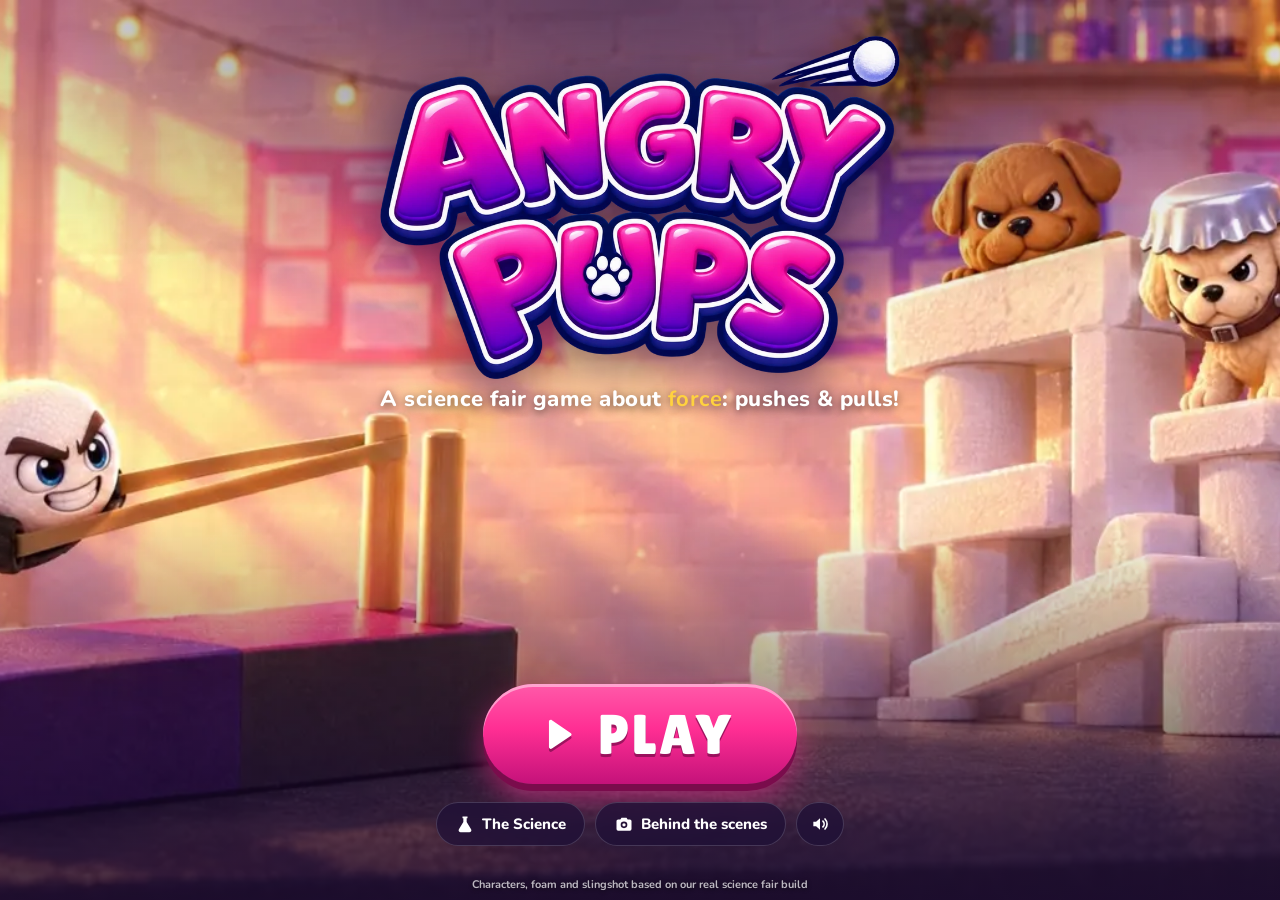
<file: index.html>
<!doctype html>
<html lang="en">
<head>
  <meta charset="utf-8">
  <meta name="viewport" content="width=device-width, initial-scale=1, maximum-scale=1, user-scalable=no, viewport-fit=cover">
  <meta name="theme-color" content="#24123f">
  <meta name="apple-mobile-web-app-capable" content="yes">
  <meta name="mobile-web-app-capable" content="yes">
  <meta name="apple-mobile-web-app-status-bar-style" content="black-translucent">
  <meta name="description" content="Angry Pups: a slingshot physics game about force and motion, built for our science fair project.">
  <title>Angry Pups · A Force &amp; Motion Science Fair Game</title>
  <link rel="manifest" href="manifest.webmanifest">
  <link rel="icon" type="image/png" href="assets/img/icon-192.png">
  <link rel="apple-touch-icon" href="assets/img/icon-192.png">
  <link rel="preload" href="assets/fonts/LilitaOne-Regular.ttf" as="font" type="font/ttf" crossorigin>
  <link rel="stylesheet" href="css/style.css">
</head>
<body>
  <svg width="0" height="0" style="position:absolute" aria-hidden="true">
    <symbol id="i-pause" viewBox="0 0 24 24"><rect x="6" y="5" width="4.2" height="14" rx="1.6"/><rect x="13.8" y="5" width="4.2" height="14" rx="1.6"/></symbol>
    <symbol id="i-play" viewBox="0 0 24 24"><path d="M8 5.2v13.6c0 .8.9 1.3 1.6.8l10-6.8a1 1 0 0 0 0-1.6l-10-6.8C8.9 3.9 8 4.4 8 5.2z"/></symbol>
    <symbol id="i-restart" viewBox="0 0 24 24"><path d="M12 4a8 8 0 1 0 7.7 10.1 1.3 1.3 0 0 0-2.5-.7A5.4 5.4 0 1 1 12 6.6c1.5 0 2.8.6 3.8 1.5l-2 2h5.6V4.5l-1.8 1.8A8 8 0 0 0 12 4z"/></symbol>
    <symbol id="i-home" viewBox="0 0 24 24"><path d="M12 3.5 2.8 11.2a1 1 0 0 0 1.3 1.6l.9-.8V19a1.5 1.5 0 0 0 1.5 1.5h3.6v-5.2h3.8v5.2h3.6A1.5 1.5 0 0 0 19 19v-7l.9.8a1 1 0 0 0 1.3-1.6z"/></symbol>
    <symbol id="i-sound" viewBox="0 0 24 24"><path d="M4 9.2h3.3L12 5v14l-4.7-4.2H4z"/><path d="M15.5 8.5a5 5 0 0 1 0 7M18 6a8.5 8.5 0 0 1 0 12" fill="none" stroke="currentColor" stroke-width="2" stroke-linecap="round"/></symbol>
    <symbol id="i-mute" viewBox="0 0 24 24"><path d="M4 9.2h3.3L12 5v14l-4.7-4.2H4z"/><path d="m16 9.5 5 5m0-5-5 5" fill="none" stroke="currentColor" stroke-width="2" stroke-linecap="round"/></symbol>
    <symbol id="i-flask" viewBox="0 0 24 24"><path d="M9 3h6v2h-1v4.6l5.3 8.6A2.5 2.5 0 0 1 17.2 22H6.8a2.5 2.5 0 0 1-2.1-3.8L10 9.6V5H9z"/><path d="M7.3 16h9.4" stroke="#fff" stroke-opacity=".5" stroke-width="1.4"/></symbol>
    <symbol id="i-back" viewBox="0 0 24 24"><path d="M15.4 4.6a1.3 1.3 0 0 1 0 1.8L9.8 12l5.6 5.6a1.3 1.3 0 0 1-1.8 1.8l-6.5-6.5a1.3 1.3 0 0 1 0-1.8l6.5-6.5a1.3 1.3 0 0 1 1.8 0z"/></symbol>
    <symbol id="i-next" viewBox="0 0 24 24"><path d="M8.6 4.6a1.3 1.3 0 0 0 0 1.8l5.6 5.6-5.6 5.6a1.3 1.3 0 0 0 1.8 1.8l6.5-6.5a1.3 1.3 0 0 0 0-1.8l-6.5-6.5a1.3 1.3 0 0 0-1.8 0z"/></symbol>
    <symbol id="i-lock" viewBox="0 0 24 24"><path d="M7 10V8a5 5 0 0 1 10 0v2h.5A1.5 1.5 0 0 1 19 11.5v8A1.5 1.5 0 0 1 17.5 21h-11A1.5 1.5 0 0 1 5 19.5v-8A1.5 1.5 0 0 1 6.5 10zm2.6 0h4.8V8a2.4 2.4 0 0 0-4.8 0z"/></symbol>
    <symbol id="i-star" viewBox="0 0 24 24"><path d="m12 2.6 2.9 6 6.5.8-4.8 4.5 1.2 6.5L12 17.2l-5.8 3.2 1.2-6.5-4.8-4.5 6.5-.8z"/></symbol>
    <symbol id="i-camera" viewBox="0 0 24 24"><path d="M9 4.5h6l1.4 2H19a2 2 0 0 1 2 2V18a2 2 0 0 1-2 2H5a2 2 0 0 1-2-2V8.5a2 2 0 0 1 2-2h2.6zM12 9a4 4 0 1 0 0 8 4 4 0 0 0 0-8zm0 2a2 2 0 1 1 0 4 2 2 0 0 1 0-4z"/></symbol>
    <symbol id="i-rotate" viewBox="0 0 24 24"><rect x="7" y="3" width="10" height="18" rx="2.2" fill="none" stroke="currentColor" stroke-width="2"/><path d="M20 14a8 8 0 0 1-5 6.5m0 0 .6-2.6m-.6 2.6 2.6.5" fill="none" stroke="currentColor" stroke-width="1.8" stroke-linecap="round"/></symbol>
  </svg>

  <!-- ============ TITLE ============ -->
  <section id="screen-title" class="screen is-active" aria-label="Title screen">
    <video id="title-video" class="title-video" muted playsinline autoplay loop preload="auto" disablepictureinpicture></video>
    <div class="title-shade"></div>
    <div class="title-content">
      <img class="logo" src="assets/img/logo.webp" alt="Angry Pups" width="900" height="606">
      <p class="tagline">A science fair game about <b>force</b>: pushes &amp; pulls!</p>
      <button id="btn-play" class="cta" type="button">
        <svg><use href="#i-play"/></svg><span>PLAY</span>
      </button>
      <div class="title-row">
        <button id="btn-science" class="pill" type="button"><svg><use href="#i-flask"/></svg>The Science</button>
        <a class="pill" href="behind-the-scenes.html"><svg><use href="#i-camera"/></svg>Behind the scenes</a>
        <button class="pill btn-sound" type="button" aria-label="Sound on or off"><svg><use href="#i-sound"/></svg></button>
      </div>
      <p class="rotate-blurb"><svg><use href="#i-rotate"/></svg>Tip: turn your phone sideways for the best view!</p>
    </div>
    <p class="title-credit">Characters, foam and slingshot based on our real science fair build</p>
  </section>

  <!-- ============ LEVEL SELECT ============ -->
  <section id="screen-levels" class="screen" aria-label="Choose a level">
    <div class="levels-bg"></div>
    <header class="levels-head">
      <button class="round" id="btn-levels-back" type="button" aria-label="Back"><svg><use href="#i-back"/></svg></button>
      <div>
        <h2>Pick a level</h2>
        <p>Each level teaches one big idea about force</p>
      </div>
    </header>
    <div id="level-grid" class="level-grid"></div>
  </section>

  <!-- ============ PLAY ============ -->
  <section id="screen-play" class="screen" aria-label="Game">
    <canvas id="game" aria-label="Slingshot playfield"></canvas>

    <div class="hud-top">
      <button class="round" id="btn-pause" type="button" aria-label="Pause"><svg><use href="#i-pause"/></svg></button>
      <div class="hud-level"><span id="hud-num" class="hud-num">1</span><span id="hud-name">Stretch It!</span></div>
      <div class="hud-right">
        <div class="hud-chip" title="Pups left"><i class="pup-icon"></i><b id="hud-pups">2</b></div>
        <div class="hud-chip hud-score"><b id="hud-score">0</b></div>
      </div>
    </div>


    <div class="dock">
      <div id="tray" class="tray" role="group" aria-label="Choose a foam ball"></div>
      <aside id="lab" class="lab" aria-live="polite">
        <button class="lab-head" id="lab-toggle" type="button">
          <svg><use href="#i-flask"/></svg><span>Force Lab</span><i class="chev"></i>
        </button>
        <div class="lab-body">
          <div class="lab-row"><span>Ball</span><b id="lab-ball">Bop · medium</b></div>
          <div class="lab-row keep"><span>Pull</span><b><i class="meter"><i id="lab-pull-bar"></i></i><em id="lab-pull">none</em></b></div>
          <div class="lab-row hl"><span>Push</span><b><i class="meter"><i id="lab-push-bar"></i></i><em id="lab-push">none</em></b></div>
          <div class="lab-row"><span>Speed</span><b><i class="meter"><i id="lab-speed-bar"></i></i><em id="lab-speed">–</em></b></div>
          <div class="lab-row"><span>Hit</span><b><i class="meter"><i id="lab-hit-bar"></i></i><em id="lab-hit">–</em></b></div>
        </div>
      </aside>
    </div>
    <div id="toast" class="toast" role="status"></div>
    <div id="rotate-tip" class="rotate-tip"><svg><use href="#i-rotate"/></svg>Turn sideways for a wider view</div>
  </section>

  <!-- ============ MODALS ============ -->
  <div id="modal" class="modal" aria-hidden="true">
    <div class="modal-card" role="dialog" aria-modal="true">
      <div id="modal-content"></div>
    </div>
  </div>

  <!-- ============ TURN SIDEWAYS (phones held upright) ============ -->
  <div id="rotate-gate" class="rotate-gate" aria-hidden="true">
    <div class="rg-card" role="dialog" aria-modal="true" aria-labelledby="rg-title">
      <div class="rg-phone"><span></span></div>
      <h3 id="rg-title">Turn your phone sideways!</h3>
      <p>Angry Pups is more fun with your phone turned sideways. You can see the whole level at once.</p>
      <button class="btn ghost" id="rg-skip" type="button">Play this way</button>
    </div>
  </div>

  <div id="loading" class="loading"><div class="spinner"></div><p>Inflating foam balls…</p></div>

  <script src="vendor/planck.min.js"></script>
  <script src="js/atlas-data.js"></script>
  <script src="js/sim.js"></script>
  <script src="js/levels.js"></script>
  <script src="js/audio.js"></script>
  <script src="js/game.js"></script>
  <script src="js/main.js"></script>
</body>
</html>
</file>
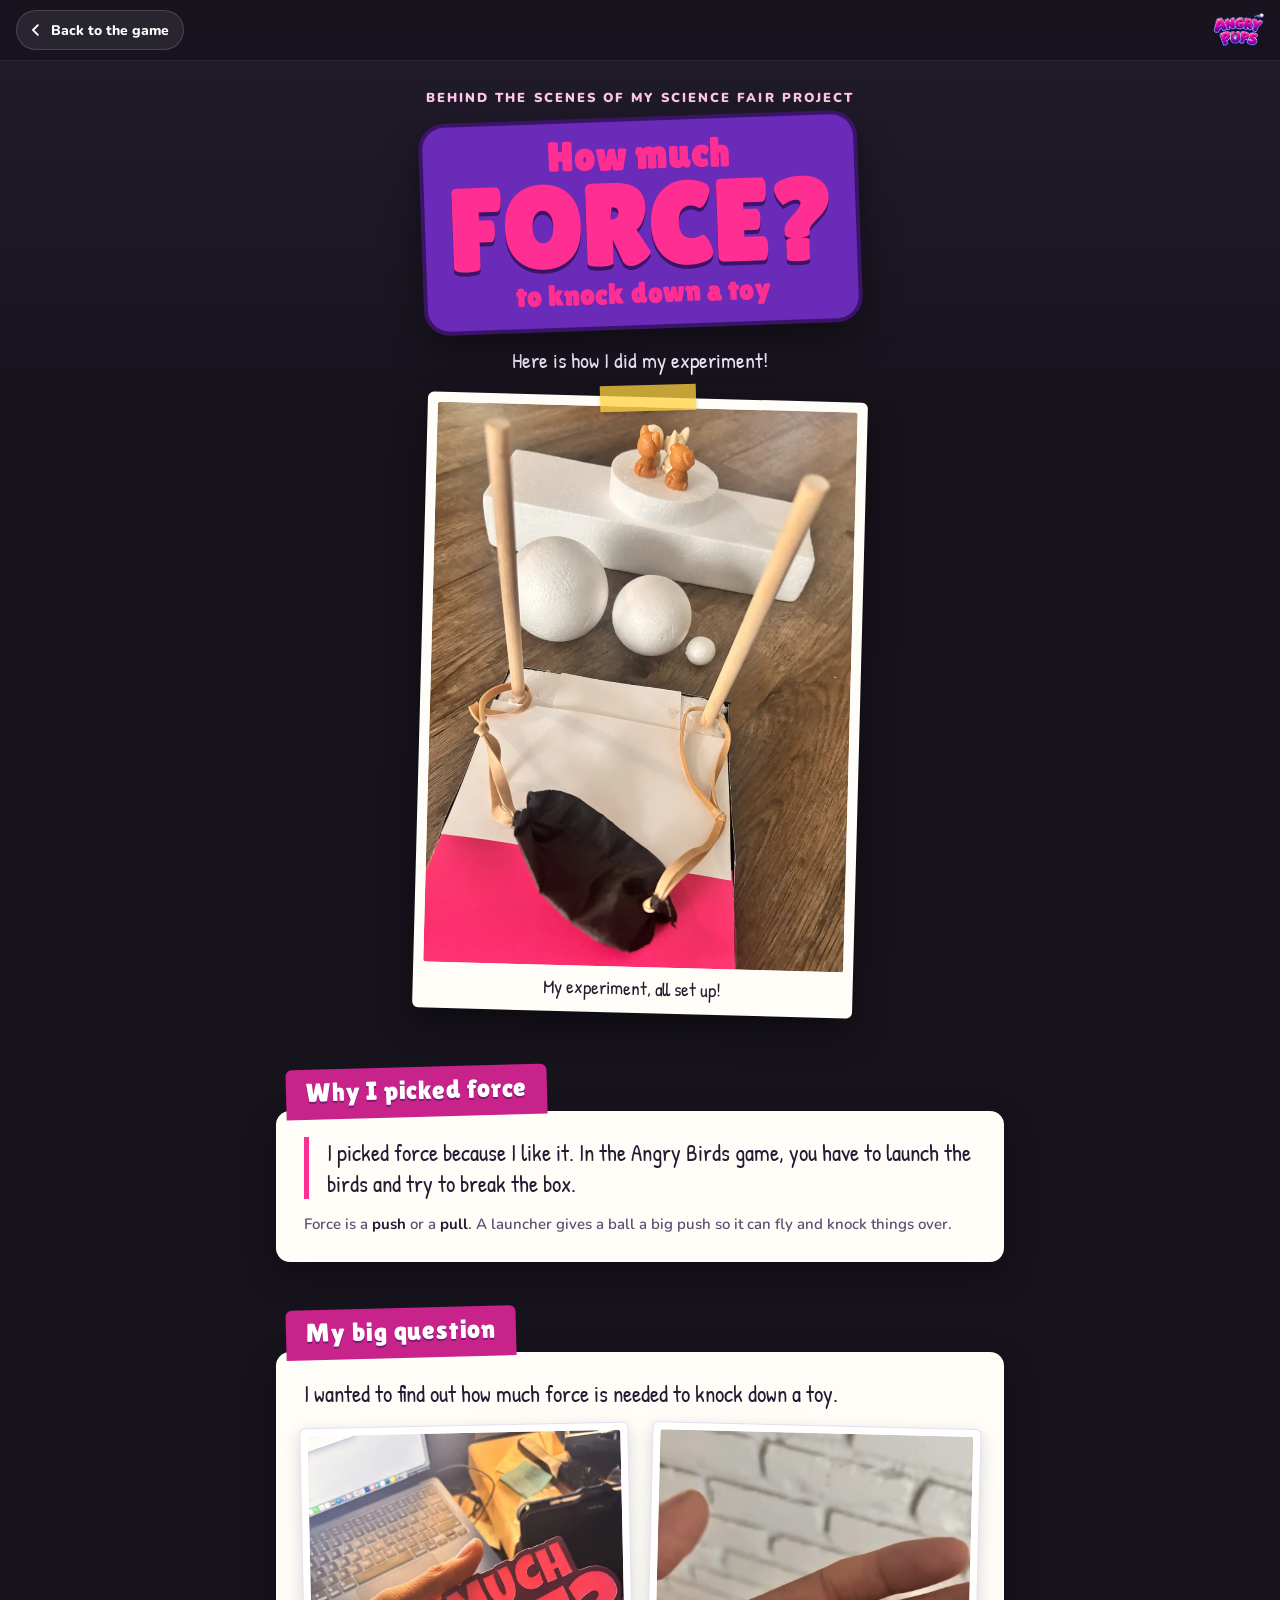
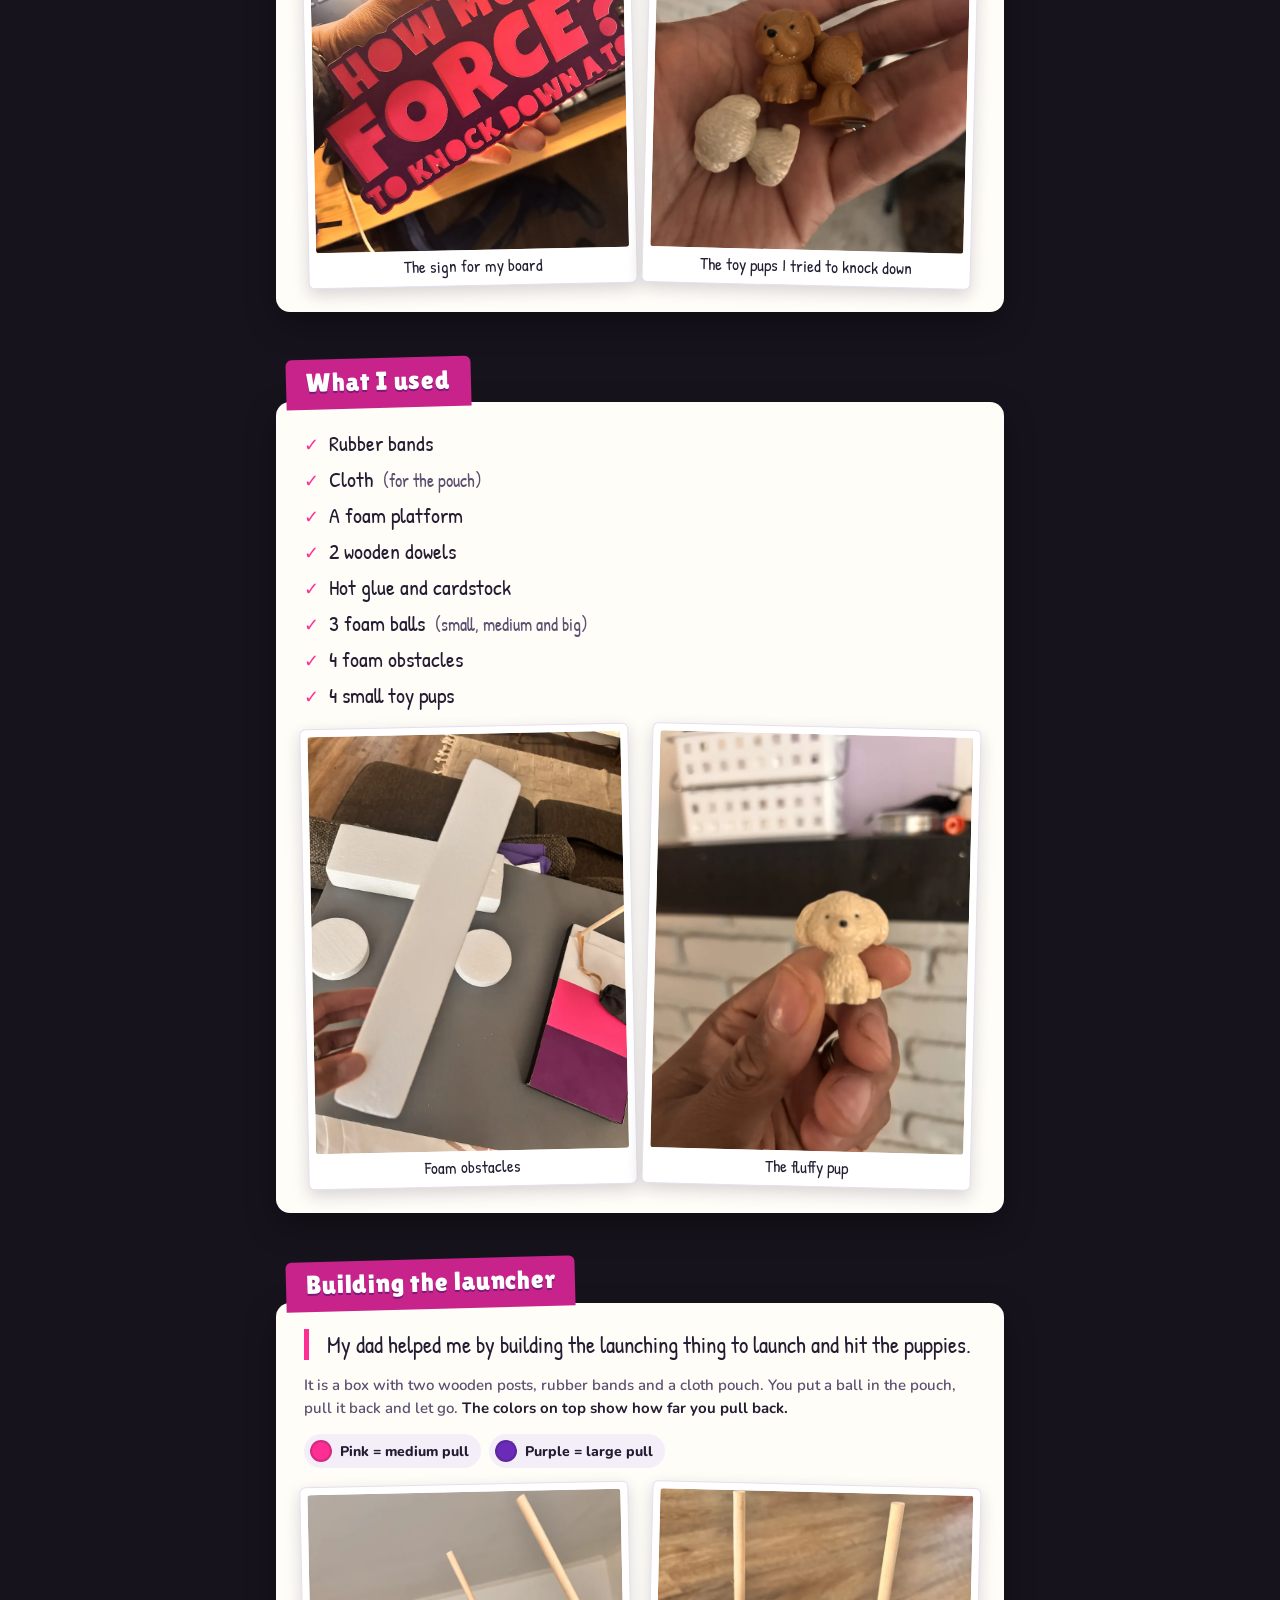
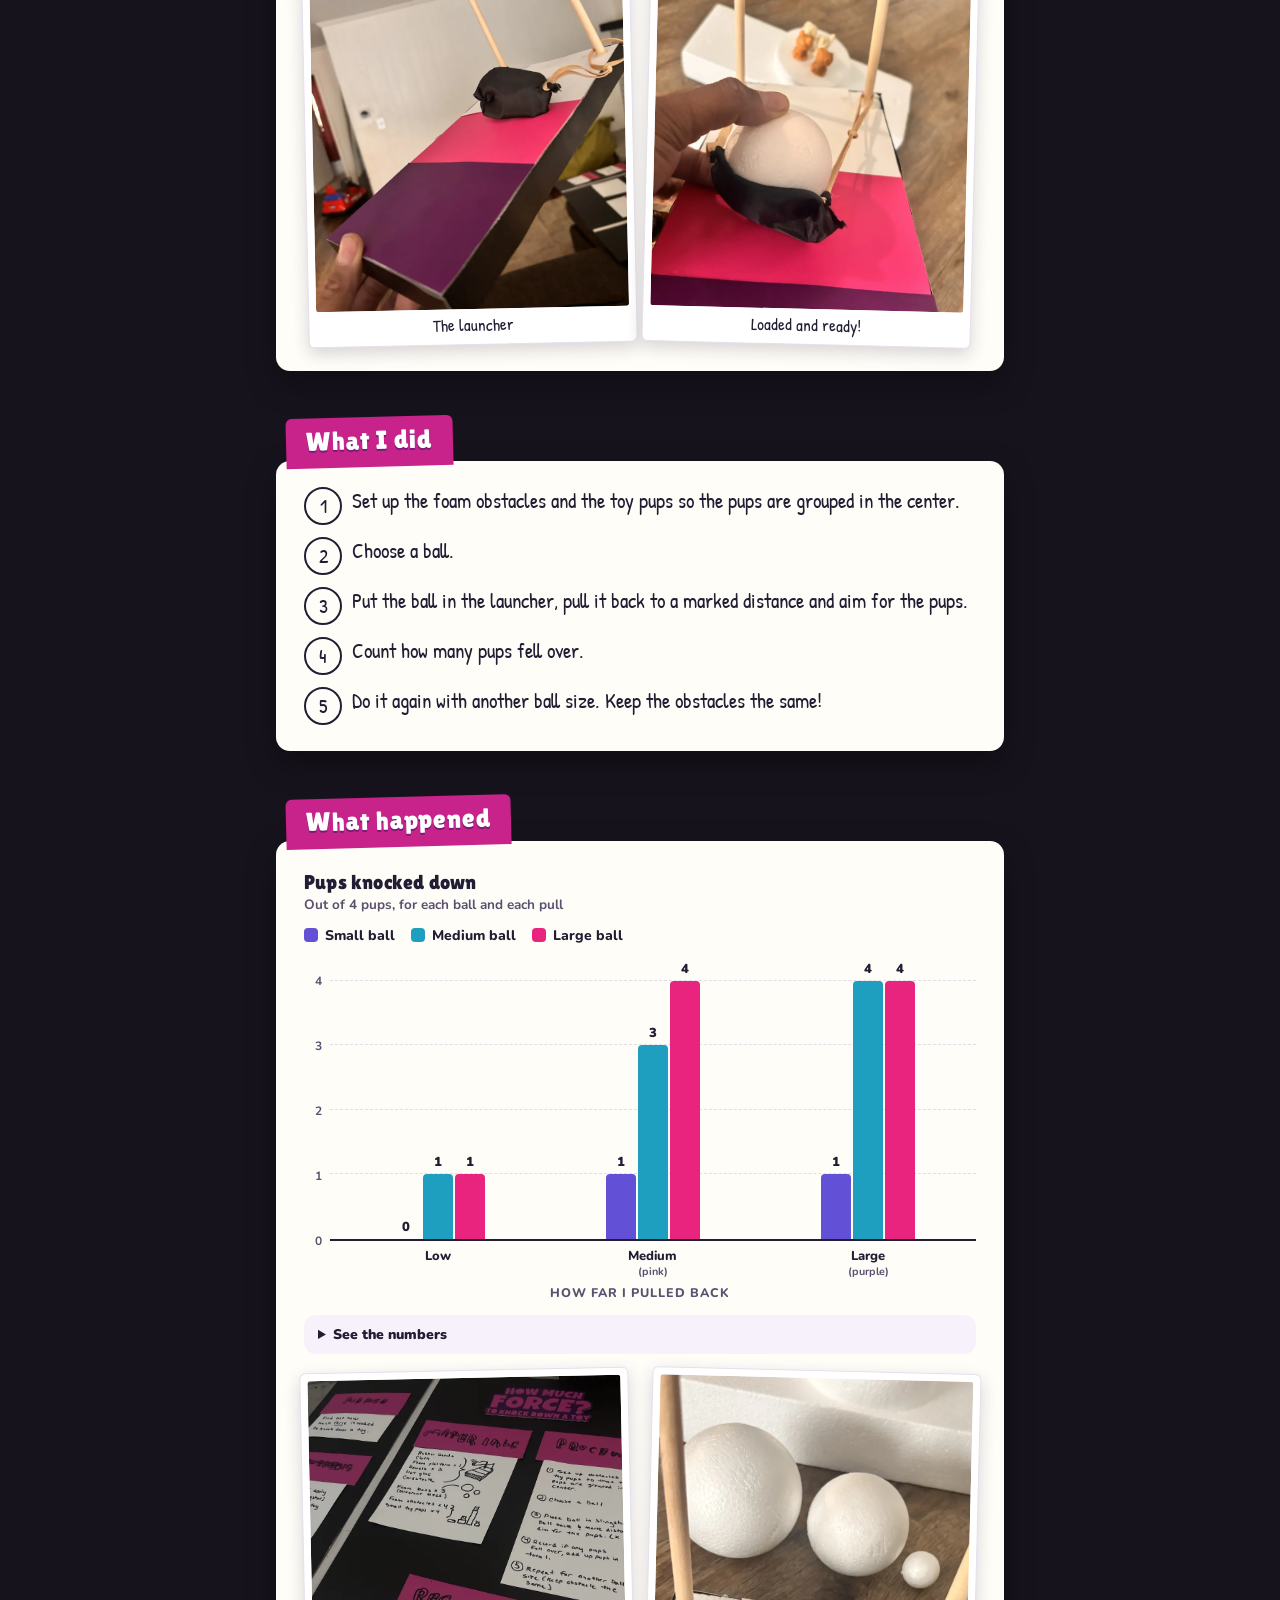
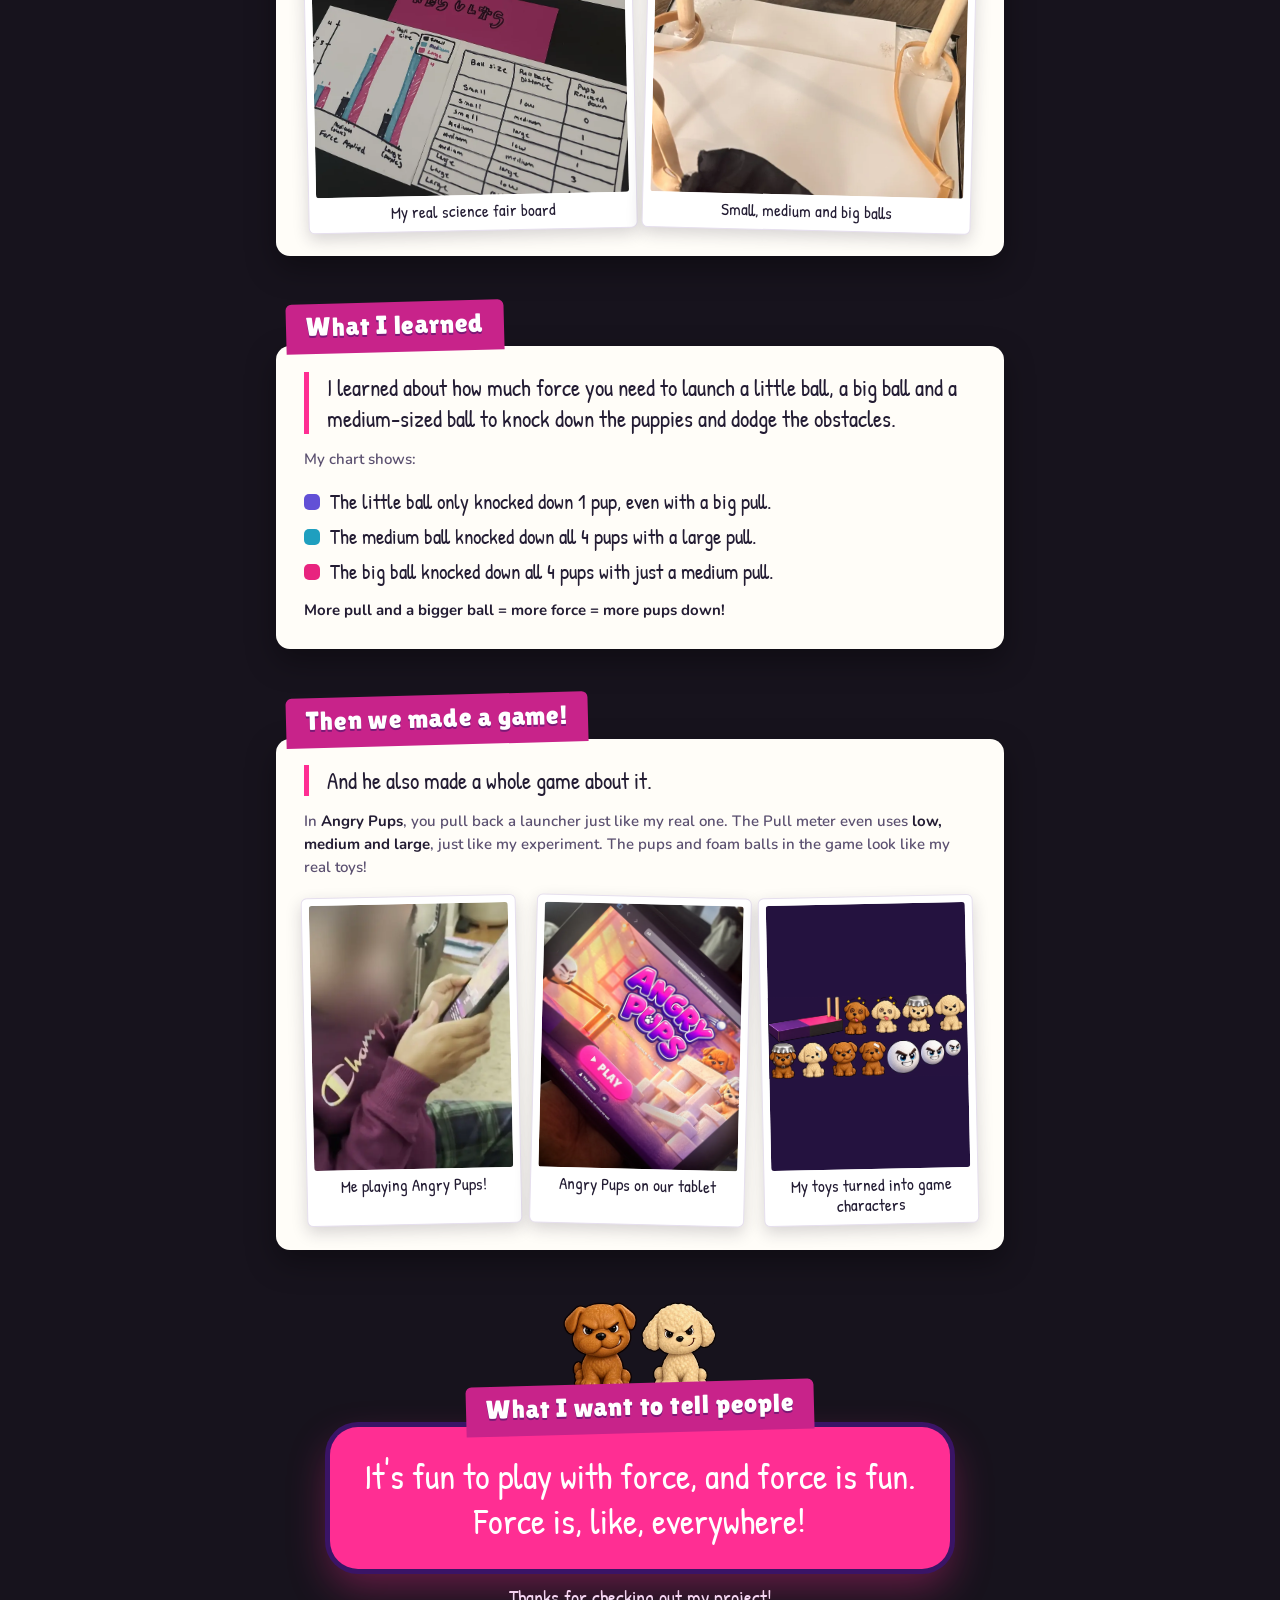
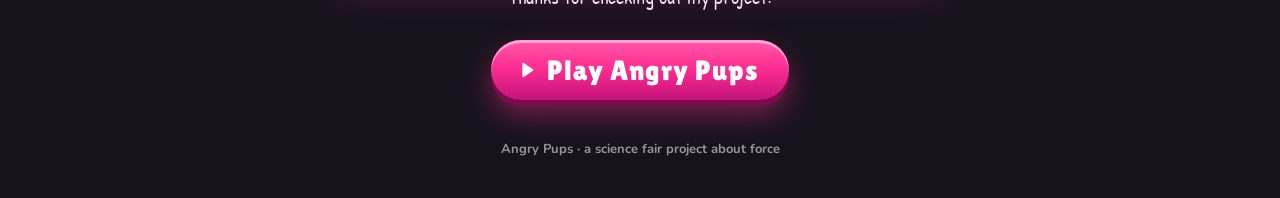
<file: behind-the-scenes.html>
<!doctype html>
<html lang="en">
<head>
  <meta charset="utf-8">
  <meta name="viewport" content="width=device-width, initial-scale=1, viewport-fit=cover">
  <meta name="theme-color" content="#17131d">
  <meta name="description" content="Behind the scenes of my science fair project: How much force does it take to knock down a toy?">
  <title>Behind the Scenes · Angry Pups</title>
  <link rel="icon" type="image/png" href="assets/img/icon-192.png">
  <style>
    @font-face { font-family: 'Lilita One'; src: url('assets/fonts/LilitaOne-Regular.ttf') format('truetype'); font-display: swap; }
    @font-face { font-family: 'Nunito'; src: url('assets/fonts/Nunito.ttf') format('truetype'); font-weight: 200 1000; font-display: swap; }
    @font-face { font-family: 'Patrick Hand'; src: url('assets/fonts/PatrickHand-Regular.ttf') format('truetype'); font-display: swap; }

    :root {
      --board: #17131d;
      --board-2: #221c2b;
      --paper: #fffdf8;
      --ink: #231c33;
      --ink-2: #5b5070;
      --magenta: #c8238a;
      --pink: #ff2e93;
      --purple: #6a2bb8;
      --gold: #ffd23f;
      --line: #e6dfee;
      /* chart series: small / medium / large ball (validated on the white card) */
      --s-small: #6250d6;
      --s-medium: #1f9fbf;
      --s-large: #e8247f;
      --display: 'Lilita One', 'Arial Rounded MT Bold', system-ui, sans-serif;
      --hand: 'Patrick Hand', 'Comic Sans MS', 'Chalkboard SE', cursive;
      --body: 'Nunito', system-ui, -apple-system, 'Segoe UI', sans-serif;
    }
    * { box-sizing: border-box; }
    html { -webkit-text-size-adjust: 100%; }
    body {
      margin: 0;
      color: #fff;
      font-family: var(--body);
      background:
        radial-gradient(1200px 600px at 50% -10%, rgba(200, 35, 138, .28), transparent 60%),
        linear-gradient(180deg, var(--board-2), var(--board) 420px);
      background-color: var(--board);
      -webkit-font-smoothing: antialiased;
    }
    img { display: block; max-width: 100%; height: auto; }
    a { color: inherit; }

    /* ---------- top bar ---------- */
    .topbar {
      position: sticky; top: 0; z-index: 5;
      display: flex; align-items: center; gap: 10px;
      padding: calc(env(safe-area-inset-top, 0px) + 10px) 16px 10px;
      background: rgba(23, 19, 29, .82);
      backdrop-filter: blur(10px); -webkit-backdrop-filter: blur(10px);
      border-bottom: 1px solid rgba(255, 255, 255, .08);
    }
    .back {
      display: inline-flex; align-items: center; gap: 6px;
      min-height: 40px; padding: 0 14px 0 10px; border-radius: 999px;
      text-decoration: none; font-weight: 800; font-size: 14px;
      background: rgba(255, 255, 255, .08); border: 1px solid rgba(255, 255, 255, .14);
    }
    .back svg { width: 18px; height: 18px; fill: currentColor; }
    .topbar img { height: 34px; width: auto; margin-left: auto; }

    main { max-width: 760px; margin: 0 auto; padding: 0 16px calc(env(safe-area-inset-bottom, 0px) + 40px); }

    /* ---------- hero ---------- */
    .hero { text-align: center; padding: 28px 0 8px; }
    .kicker { font-weight: 900; font-size: 13px; letter-spacing: .16em; text-transform: uppercase; color: #ffc6ec; }
    .sign {
      display: inline-block; margin: 14px auto 6px; padding: 14px 22px 16px;
      border-radius: 22px;
      background: var(--purple);
      box-shadow: 0 0 0 4px #3a1466, 0 16px 40px rgba(0, 0, 0, .45);
      transform: rotate(-2deg);
    }
    .sign .l1 { display: block; font-family: var(--display); font-size: clamp(26px, 7vw, 40px); line-height: 1; color: var(--pink); letter-spacing: .02em; }
    .sign .l2 { display: block; font-family: var(--display); font-size: clamp(64px, 19vw, 112px); line-height: .92; color: var(--pink); letter-spacing: .01em; text-shadow: 0 4px 0 #3a1466; }
    .sign .l3 { display: block; font-family: var(--display); font-size: clamp(18px, 5vw, 28px); line-height: 1.1; color: var(--pink); letter-spacing: .04em; }
    .byline { margin: 14px 0 0; font-family: var(--hand); font-size: 22px; color: #f4ecff; }

    .polaroid {
      margin: 22px auto 0; padding: 10px 10px 12px; max-width: 440px;
      background: var(--paper); color: var(--ink);
      border-radius: 6px;
      box-shadow: 0 14px 34px rgba(0, 0, 0, .45);
      transform: rotate(1.5deg);
      position: relative;
    }
    .polaroid::before {
      content: ''; position: absolute; top: -12px; left: 50%; width: 96px; height: 26px; margin-left: -48px;
      background: rgba(255, 210, 63, .75); transform: rotate(-3deg);
      box-shadow: 0 2px 4px rgba(0, 0, 0, .15);
    }
    .polaroid img { border-radius: 3px; aspect-ratio: 3 / 4; object-fit: cover; width: 100%; }
    .polaroid figcaption { margin-top: 8px; font-family: var(--hand); font-size: 19px; text-align: center; }

    /* ---------- board sections ---------- */
    .card { margin: 46px 0 0; }
    .tab {
      display: inline-block; position: relative; z-index: 1;
      margin: 0 0 -6px 10px; padding: 10px 20px 14px;
      background: var(--magenta);
      border-radius: 6px 6px 0 0;
      font-family: var(--display); font-weight: 400; font-size: 26px; letter-spacing: .03em; line-height: 1;
      color: #fff; text-shadow: 0 2px 0 rgba(58, 20, 102, .55);
      transform: rotate(-1.5deg);
    }
    .paper {
      position: relative;
      background: var(--paper); color: var(--ink);
      border-radius: 14px;
      padding: 20px 18px;
      box-shadow: 0 12px 30px rgba(0, 0, 0, .35);
    }
    .say { margin: 0; font-family: var(--hand); font-size: 23px; line-height: 1.35; }
    .say + .say { margin-top: 12px; }
    .note { margin: 14px 0 0; font-size: 15px; line-height: 1.55; color: var(--ink-2); font-weight: 600; }
    .note b { color: var(--ink); }

    .quote {
      position: relative; margin: 0; padding-left: 18px;
      border-left: 5px solid var(--pink);
    }

    .photos { display: grid; grid-template-columns: 1fr 1fr; gap: 14px; margin-top: 16px; }
    .photos figure { margin: 0; padding: 7px 7px 8px; background: #fff; border-radius: 6px; box-shadow: 0 6px 16px rgba(35, 28, 51, .18); border: 1px solid var(--line); }
    .photos figure:nth-child(odd) { transform: rotate(-1.2deg); }
    .photos figure:nth-child(even) { transform: rotate(1.4deg); }
    .photos img { width: 100%; aspect-ratio: 3 / 4; object-fit: cover; border-radius: 3px; }
    .photos video { display: block; width: 100%; aspect-ratio: 3 / 4; object-fit: cover; border-radius: 3px; background: #24123f; }
    .photos img.fit { aspect-ratio: 3 / 4; object-fit: contain; background: #24123f; }
    .photos figcaption { margin-top: 6px; font-family: var(--hand); font-size: 17px; text-align: center; line-height: 1.2; }

    .list { list-style: none; margin: 0; padding: 0; display: grid; gap: 6px; font-family: var(--hand); font-size: 22px; }
    .list li { display: flex; gap: 10px; align-items: baseline; }
    .list li::before { content: '✓'; color: var(--pink); font-family: var(--display); font-size: 18px; }
    .list small { font-size: 18px; color: var(--ink-2); }

    .steps { margin: 0; padding: 0; list-style: none; counter-reset: s; display: grid; gap: 12px; }
    .steps li { counter-increment: s; display: grid; grid-template-columns: 38px 1fr; gap: 10px; align-items: start; font-family: var(--hand); font-size: 21px; line-height: 1.3; }
    .steps li::before {
      content: counter(s); display: grid; place-items: center; width: 34px; height: 34px; border-radius: 50%;
      border: 2.5px solid var(--ink); font-family: var(--hand); font-size: 20px; line-height: 1;
    }

    .colors { display: flex; gap: 8px; flex-wrap: wrap; margin-top: 14px; }
    .chip { display: inline-flex; align-items: center; gap: 8px; padding: 6px 12px 6px 6px; border-radius: 999px; background: #f4eef9; font-weight: 800; font-size: 14px; color: var(--ink); }
    .chip i { width: 22px; height: 22px; border-radius: 50%; border: 2px solid rgba(35, 28, 51, .2); }

    /* ---------- chart (her results, redrawn) ---------- */
    .chart { margin: 4px 0 0; }
    .chart h3 { margin: 0; font-family: var(--display); font-weight: 400; font-size: 20px; letter-spacing: .01em; }
    .chart .sub { margin: 2px 0 12px; font-size: 13.5px; font-weight: 700; color: var(--ink-2); }
    .legend { display: flex; flex-wrap: wrap; gap: 6px 16px; margin: 0 0 12px; padding: 0; list-style: none; font-size: 14px; font-weight: 800; color: var(--ink); }
    .legend li { display: inline-flex; align-items: center; gap: 7px; }
    .legend i { width: 14px; height: 14px; border-radius: 4px; }
    .plot { position: relative; display: grid; grid-template-columns: 26px 1fr; height: 250px; padding-top: 24px; }
    .yaxis { position: relative; font-size: 12px; font-weight: 700; color: var(--ink-2); }
    .yaxis span { position: absolute; right: 8px; transform: translateY(50%); }
    .area { position: relative; border-bottom: 2px solid var(--ink); }
    .grid { position: absolute; left: 0; right: 0; height: 0; border-top: 1px dashed #e3dbea; }
    .groups { position: absolute; inset: 0; display: grid; grid-template-columns: repeat(3, 1fr); }
    .group { display: flex; justify-content: center; align-items: flex-end; gap: 2px; padding: 0 6%; }
    .bar {
      position: relative; flex: 0 1 30px; min-width: 14px;
      border-radius: 4px 4px 0 0;
      outline: none;
    }
    .bar .v { position: absolute; left: 50%; bottom: 100%; transform: translate(-50%, -3px); font-size: 13px; font-weight: 900; color: var(--ink); }
    .bar.zero { background: transparent !important; }
    .bar .tip {
      position: absolute; left: 50%; bottom: calc(100% + 22px); transform: translateX(-50%);
      white-space: nowrap; padding: 6px 9px; border-radius: 8px;
      background: var(--ink); color: #fff; font-size: 12.5px; font-weight: 700;
      opacity: 0; pointer-events: none; transition: opacity .12s; z-index: 2;
    }
    .bar:hover .tip, .bar:focus .tip { opacity: 1; }
    .bar::after { content: ''; position: absolute; inset: -6px -3px -2px; } /* bigger hit target */
    .xaxis { display: grid; grid-template-columns: 26px repeat(3, 1fr); margin-top: 8px; font-size: 13px; font-weight: 800; color: var(--ink); text-align: center; line-height: 1.2; }
    .xaxis small { display: block; font-weight: 700; color: var(--ink-2); }
    .xtitle { margin-top: 6px; text-align: center; font-size: 12.5px; font-weight: 800; letter-spacing: .08em; text-transform: uppercase; color: var(--ink-2); }

    details.numbers { margin-top: 14px; border-radius: 12px; background: #f6f1fa; padding: 10px 14px; }
    details.numbers summary { cursor: pointer; font-weight: 900; font-size: 14px; color: var(--ink); }
    table { width: 100%; border-collapse: collapse; margin-top: 10px; font-size: 14px; font-variant-numeric: tabular-nums; }
    th, td { padding: 7px 6px; text-align: center; border-bottom: 1px solid var(--line); }
    th:first-child, td:first-child { text-align: left; }
    thead th { font-size: 12px; text-transform: uppercase; letter-spacing: .06em; color: var(--ink-2); }

    .shows { margin: 16px 0 0; padding: 0; list-style: none; display: grid; gap: 8px; }
    .shows li { display: flex; gap: 10px; align-items: flex-start; font-family: var(--hand); font-size: 21px; line-height: 1.3; }
    .shows .dot { flex: none; width: 16px; height: 16px; margin-top: 6px; border-radius: 5px; }

    /* ---------- big message ---------- */
    .message { margin-top: 52px; text-align: center; }
    .message .pups { display: flex; justify-content: center; gap: 4px; margin-bottom: -8px; }
    .message .pups span { display: inline-block; width: 74px; height: 89px; background: url('assets/sprites/atlas.webp') no-repeat; }
    .bubble {
      position: relative; margin: 0 auto; max-width: 620px; padding: 26px 22px;
      background: var(--pink); color: #fff; border-radius: 28px;
      font-family: var(--hand); font-size: clamp(26px, 6.4vw, 36px); line-height: 1.25;
      box-shadow: 0 0 0 5px #3a1466, 0 18px 40px rgba(255, 46, 147, .35);
    }
    .message p.who { margin: 14px 0 0; font-family: var(--hand); font-size: 20px; color: #f4ecff; }

    .cta {
      display: inline-flex; align-items: center; gap: 10px; margin-top: 30px;
      padding: 14px 30px 14px 24px; border-radius: 999px;
      text-decoration: none; color: #fff;
      font-family: var(--display); font-size: 28px; letter-spacing: .04em;
      background: linear-gradient(180deg, #ff5aa9, var(--pink) 45%, #c4127a);
      box-shadow: 0 6px 0 #7a0c4c, 0 14px 30px rgba(255, 46, 147, .45), inset 0 3px 0 rgba(255, 255, 255, .45);
    }
    .cta svg { width: 22px; height: 22px; fill: currentColor; }
    .cta:active { transform: translateY(4px); box-shadow: 0 2px 0 #7a0c4c; }
    footer { margin-top: 40px; text-align: center; font-size: 13px; font-weight: 700; color: rgba(255, 255, 255, .55); }

    @media (max-width: 719px) {
      .photos figure.span { grid-column: 1 / -1; transform: rotate(-.6deg); }
      .photos figure.span img { aspect-ratio: auto; }
    }
    @media (min-width: 720px) {
      .photos.three { grid-template-columns: repeat(3, 1fr); }
      .paper { padding: 26px 28px; }
      .plot { height: 284px; }
    }
    @media (prefers-reduced-motion: reduce) { * { transition: none !important; } }
  </style>
</head>
<body>
  <header class="topbar">
    <a class="back" href="index.html"><svg viewBox="0 0 24 24" aria-hidden="true"><path d="M15.4 4.6a1.3 1.3 0 0 1 0 1.8L9.8 12l5.6 5.6a1.3 1.3 0 0 1-1.8 1.8l-6.5-6.5a1.3 1.3 0 0 1 0-1.8l6.5-6.5a1.3 1.3 0 0 1 1.8 0z"/></svg>Back to the game</a>
    <img src="assets/img/logo.webp" alt="Angry Pups" width="900" height="606">
  </header>

  <main>
    <section class="hero">
      <div class="kicker">Behind the scenes of my science fair project</div>
      <h1 class="sign"><span class="l1">How much</span><span class="l2">FORCE?</span><span class="l3">to knock down a toy</span></h1>
      <p class="byline">Here is how I did my experiment!</p>
      <figure class="polaroid">
        <img src="assets/bts/experiment-setup.webp" alt="The launcher with two wooden posts and rubber bands, three foam balls (big, medium and small) and four toy pups sitting on a foam platform" width="825" height="1100">
        <figcaption>My experiment, all set up!</figcaption>
      </figure>
    </section>

    <section class="card" aria-labelledby="why">
      <h2 class="tab" id="why">Why I picked force</h2>
      <div class="paper">
        <p class="say quote">I picked force because I like it. In the Angry Birds game, you have to launch the birds and try to break the box.</p>
        <p class="note">Force is a <b>push</b> or a <b>pull</b>. A launcher gives a ball a big push so it can fly and knock things over.</p>
      </div>
    </section>

    <section class="card" aria-labelledby="question">
      <h2 class="tab" id="question">My big question</h2>
      <div class="paper">
        <p class="say">I wanted to find out how much force is needed to knock down a toy.</p>
        <div class="photos">
          <figure>
            <img src="assets/bts/title-sign.webp" alt="The cut-out sign for the board that says How much force to knock down a toy" loading="lazy" width="825" height="1100">
            <figcaption>The sign for my board</figcaption>
          </figure>
          <figure>
            <img src="assets/bts/toy-pups.webp" alt="Two brown toy puppies and a cream toy puppy in a hand" loading="lazy" width="825" height="1100">
            <figcaption>The toy pups I tried to knock down</figcaption>
          </figure>
        </div>
      </div>
    </section>

    <section class="card" aria-labelledby="used">
      <h2 class="tab" id="used">What I used</h2>
      <div class="paper">
        <ul class="list">
          <li>Rubber bands</li>
          <li>Cloth <small>(for the pouch)</small></li>
          <li>A foam platform</li>
          <li>2 wooden dowels</li>
          <li>Hot glue and cardstock</li>
          <li>3 foam balls <small>(small, medium and big)</small></li>
          <li>4 foam obstacles</li>
          <li>4 small toy pups</li>
        </ul>
        <div class="photos">
          <figure>
            <img src="assets/bts/foam-obstacles.webp" alt="White foam blocks and round foam discs on a gray board" loading="lazy" width="825" height="1100">
            <figcaption>Foam obstacles</figcaption>
          </figure>
          <figure>
            <img src="assets/bts/marshmallow-pup.webp" alt="A cream-colored fluffy toy puppy held between two fingers" loading="lazy" width="825" height="1100">
            <figcaption>The fluffy pup</figcaption>
          </figure>
        </div>
      </div>
    </section>

    <section class="card" aria-labelledby="built">
      <h2 class="tab" id="built">Building the launcher</h2>
      <div class="paper">
        <p class="say quote">My dad helped me by building the launching thing to launch and hit the puppies.</p>
        <p class="note">It is a box with two wooden posts, rubber bands and a cloth pouch. You put a ball in the pouch, pull it back and let go. <b>The colors on top show how far you pull back.</b></p>
        <div class="colors">
          <span class="chip"><i style="background:#ff2e93"></i>Pink = medium pull</span>
          <span class="chip"><i style="background:#6a2bb8"></i>Purple = large pull</span>
        </div>
        <div class="photos">
          <figure>
            <img src="assets/bts/launcher.webp" alt="The launcher box with a purple stripe, a pink stripe, a black cloth pouch and two wooden posts" loading="lazy" width="825" height="1100">
            <figcaption>The launcher</figcaption>
          </figure>
          <figure>
            <img src="assets/bts/loading-the-launcher.webp" alt="A foam ball sitting in the black pouch, ready to launch at the pups on the foam platform" loading="lazy" width="825" height="1100">
            <figcaption>Loaded and ready!</figcaption>
          </figure>
        </div>
      </div>
    </section>

    <section class="card" aria-labelledby="did">
      <h2 class="tab" id="did">What I did</h2>
      <div class="paper">
        <ol class="steps">
          <li>Set up the foam obstacles and the toy pups so the pups are grouped in the center.</li>
          <li>Choose a ball.</li>
          <li>Put the ball in the launcher, pull it back to a marked distance and aim for the pups.</li>
          <li>Count how many pups fell over.</li>
          <li>Do it again with another ball size. Keep the obstacles the same!</li>
        </ol>
      </div>
    </section>

    <section class="card" aria-labelledby="happened">
      <h2 class="tab" id="happened">What happened</h2>
      <div class="paper">
        <figure class="chart" aria-labelledby="chart-title">
          <h3 id="chart-title">Pups knocked down</h3>
          <p class="sub">Out of 4 pups, for each ball and each pull</p>
          <ul class="legend" aria-label="Ball size">
            <li><i style="background:var(--s-small)"></i>Small ball</li>
            <li><i style="background:var(--s-medium)"></i>Medium ball</li>
            <li><i style="background:var(--s-large)"></i>Large ball</li>
          </ul>
          <div class="plot" id="plot" role="img" aria-label="Bar chart. Low pull: small ball 0, medium ball 1, large ball 1. Medium pull: small 1, medium 3, large 4. Large pull: small 1, medium 4, large 4."></div>
          <div class="xaxis" aria-hidden="true"><span></span><span>Low</span><span>Medium<small>(pink)</small></span><span>Large<small>(purple)</small></span></div>
          <div class="xtitle">How far I pulled back</div>
        </figure>
        <details class="numbers">
          <summary>See the numbers</summary>
          <table>
            <thead><tr><th>Ball size</th><th>Low pull</th><th>Medium pull</th><th>Large pull</th></tr></thead>
            <tbody>
              <tr><td>Small</td><td>0</td><td>1</td><td>1</td></tr>
              <tr><td>Medium</td><td>1</td><td>3</td><td>4</td></tr>
              <tr><td>Large</td><td>1</td><td>4</td><td>4</td></tr>
            </tbody>
          </table>
        </details>
        <div class="photos">
          <figure>
            <img src="assets/bts/science-board.webp" alt="The science fair board with the purpose, materials, procedure and a hand-drawn results chart and table" loading="lazy" width="825" height="1100">
            <figcaption>My real science fair board</figcaption>
          </figure>
          <figure>
            <img src="assets/bts/foam-balls.webp" alt="A big, a medium and a small white foam ball on the floor" loading="lazy">
            <figcaption>Small, medium and big balls</figcaption>
          </figure>
        </div>
      </div>
    </section>

    <section class="card" aria-labelledby="learned">
      <h2 class="tab" id="learned">What I learned</h2>
      <div class="paper">
        <p class="say quote">I learned about how much force you need to launch a little ball, a big ball and a medium-sized ball to knock down the puppies and dodge the obstacles.</p>
        <p class="note">My chart shows:</p>
        <ul class="shows">
          <li><span class="dot" style="background:var(--s-small)"></span>The little ball only knocked down 1 pup, even with a big pull.</li>
          <li><span class="dot" style="background:var(--s-medium)"></span>The medium ball knocked down all 4 pups with a large pull.</li>
          <li><span class="dot" style="background:var(--s-large)"></span>The big ball knocked down all 4 pups with just a medium pull.</li>
        </ul>
        <p class="note"><b>More pull and a bigger ball = more force = more pups down!</b></p>
      </div>
    </section>

    <section class="card" aria-labelledby="game">
      <h2 class="tab" id="game">Then we made a game!</h2>
      <div class="paper">
        <p class="say quote">And he also made a whole game about it.</p>
        <p class="note">In <b>Angry Pups</b>, you pull back a launcher just like my real one. The Pull meter even uses <b>low, medium and large</b>, just like my experiment. The pups and foam balls in the game look like my real toys!</p>
        <div class="photos three">
          <figure>
            <video id="play-clip" src="assets/bts/playing-the-game.mp4" poster="assets/bts/playing-the-game-poster.webp" autoplay muted loop playsinline preload="metadata" aria-label="Short clip of me playing Angry Pups on a phone"></video>
            <figcaption>Me playing Angry Pups!</figcaption>
          </figure>
          <figure>
            <img src="assets/bts/game-on-ipad.webp" alt="The Angry Pups title screen on a tablet" loading="lazy" width="825" height="1100">
            <figcaption>Angry Pups on our tablet</figcaption>
          </figure>
          <figure class="span">
            <img class="fit" src="assets/bts/game-characters.webp" alt="The game's pup characters, foam ball characters and launcher" loading="lazy">
            <figcaption>My toys turned into game characters</figcaption>
          </figure>
        </div>
      </div>
    </section>

    <section class="message" aria-labelledby="tell">
      <div class="pups" aria-hidden="true"><span id="pup-a"></span><span id="pup-b"></span></div>
      <h2 class="tab" id="tell" style="margin-left:0">What I want to tell people</h2>
      <p class="bubble">It's fun to play with force, and force is fun. Force is, like, everywhere!</p>
      <p class="who">Thanks for checking out my project!</p>
      <a class="cta" href="index.html"><svg viewBox="0 0 24 24" aria-hidden="true"><path d="M8 5.2v13.6c0 .8.9 1.3 1.6.8l10-6.8a1 1 0 0 0 0-1.6l-10-6.8C8.9 3.9 8 4.4 8 5.2z"/></svg>Play Angry Pups</a>
    </section>

    <footer>Angry Pups · a science fair project about force</footer>
  </main>

  <script src="js/atlas-data.js"></script>
  <script>
    (function () {
      // Her results, read from the board: pups knocked down out of 4.
      var pulls = ['Low', 'Medium', 'Large'];
      var balls = [
        { name: 'Small ball', color: 'var(--s-small)', values: [0, 1, 1] },
        { name: 'Medium ball', color: 'var(--s-medium)', values: [1, 3, 4] },
        { name: 'Large ball', color: 'var(--s-large)', values: [1, 4, 4] },
      ];
      var MAX = 4;
      var plot = document.getElementById('plot');
      var y = document.createElement('div');
      y.className = 'yaxis';
      y.setAttribute('aria-hidden', 'true');
      var area = document.createElement('div');
      area.className = 'area';
      for (var t = 0; t <= MAX; t++) {
        var lab = document.createElement('span');
        lab.style.bottom = (t / MAX * 100) + '%';
        lab.textContent = t;
        y.appendChild(lab);
        if (t > 0) {
          var g = document.createElement('div');
          g.className = 'grid';
          g.style.bottom = (t / MAX * 100) + '%';
          area.appendChild(g);
        }
      }
      var groups = document.createElement('div');
      groups.className = 'groups';
      pulls.forEach(function (pull, i) {
        var grp = document.createElement('div');
        grp.className = 'group';
        balls.forEach(function (b) {
          var v = b.values[i];
          var bar = document.createElement('div');
          bar.className = 'bar' + (v === 0 ? ' zero' : '');
          bar.tabIndex = 0;
          bar.style.height = Math.max(v / MAX * 100, 0) + '%';
          bar.style.background = b.color;
          bar.setAttribute('aria-label', b.name + ', ' + pull.toLowerCase() + ' pull: ' + v + ' of 4 pups');
          bar.innerHTML = '<span class="v">' + v + '</span><span class="tip">' + b.name + ' · ' + pull + ' pull: ' + v + ' of 4</span>';
          grp.appendChild(bar);
        });
        groups.appendChild(grp);
      });
      area.appendChild(groups);
      plot.appendChild(y);
      plot.appendChild(area);

      // Respect reduced motion: no autoplaying video, just a play button.
      var clip = document.getElementById('play-clip');
      if (clip && window.matchMedia && matchMedia('(prefers-reduced-motion: reduce)').matches) {
        clip.removeAttribute('autoplay'); clip.pause(); clip.controls = true;
      }

      // Two pup sprites from the game's atlas for the final message.
      var A = window.AP && window.AP.ATLAS;
      if (A) {
        [['pup-a', 'biscuit_angry'], ['pup-b', 'marsh_angry']].forEach(function (p) {
          var el = document.getElementById(p[0]), f = A.frames[p[1]], h = 89, sc = h / f.h;
          el.style.width = Math.round(f.w * sc) + 'px';
          el.style.backgroundSize = (A.w * sc) + 'px ' + (A.h * sc) + 'px';
          el.style.backgroundPosition = (-f.x * sc) + 'px ' + (-f.y * sc) + 'px';
        });
      }
    })();
  </script>
</body>
</html>
</file>
<file: css/style.css>
@font-face {
  font-family: 'Lilita One';
  src: url('../assets/fonts/LilitaOne-Regular.ttf') format('truetype');
  font-display: swap;
}
@font-face {
  font-family: 'Nunito';
  src: url('../assets/fonts/Nunito.ttf') format('truetype');
  font-weight: 200 1000;
  font-display: swap;
}

:root {
  --ink: #24123f;
  --ink-2: #3a1d66;
  --pink: #ff2e93;
  --pink-2: #ff6fb5;
  --purple: #7b2fd0;
  --violet: #a45cff;
  --cream: #fff7f0;
  --gold: #ffd23f;
  --glass: rgba(30, 16, 54, 0.74);
  --glass-line: rgba(255, 255, 255, 0.16);
  --display: 'Lilita One', 'Arial Rounded MT Bold', system-ui, sans-serif;
  --body: 'Nunito', system-ui, -apple-system, 'Segoe UI', sans-serif;
  --sat: env(safe-area-inset-top, 0px);
  --sar: env(safe-area-inset-right, 0px);
  --sab: env(safe-area-inset-bottom, 0px);
  --sal: env(safe-area-inset-left, 0px);
}

* { box-sizing: border-box; -webkit-tap-highlight-color: transparent; }
html, body {
  margin: 0; height: 100%; overflow: hidden;
  background: var(--ink);
  color: #fff;
  font-family: var(--body);
  -webkit-font-smoothing: antialiased;
  overscroll-behavior: none;
  touch-action: manipulation;
  -webkit-user-select: none; user-select: none;
}
button { font: inherit; color: inherit; border: 0; background: none; cursor: pointer; touch-action: manipulation; }
button:focus-visible { outline: 3px solid var(--gold); outline-offset: 3px; }
svg { width: 1em; height: 1em; fill: currentColor; flex: none; }

/* ---------- screens ---------- */
.screen {
  position: fixed; inset: 0;
  display: none;
  opacity: 0;
  transition: opacity .45s ease;
}
.screen.is-active { display: block; }
.screen.is-visible { opacity: 1; }

/* ---------- title ---------- */
.title-video {
  position: absolute; inset: 0; width: 100%; height: 100%;
  object-fit: cover;
  background: #2b1440 center / cover no-repeat;
}
.title-shade {
  position: absolute; inset: 0;
  background:
    radial-gradient(120% 60% at 50% 0%, rgba(26, 10, 46, .55), transparent 60%),
    linear-gradient(to top, rgba(26, 10, 46, .85), rgba(26, 10, 46, 0) 42%);
}
.title-content {
  position: absolute; inset: 0;
  display: flex; flex-direction: column; align-items: center;
  padding: calc(var(--sat) + 4vh) calc(var(--sar) + 20px) calc(var(--sab) + 6vh) calc(var(--sal) + 20px);
}
.logo {
  width: min(78vw, 520px, 62vh);
  height: auto;
  filter: drop-shadow(0 10px 24px rgba(20, 0, 40, .55));
  animation: logo-in .9s cubic-bezier(.2, 1.4, .4, 1) both, bob 4s ease-in-out 1s infinite;
}
.tagline {
  margin: .2em 0 0; text-align: center; text-wrap: balance;
  font-weight: 800; font-size: clamp(15px, 2.2vh + 6px, 22px);
  letter-spacing: .02em;
  text-shadow: 0 2px 10px rgba(0, 0, 0, .6);
  animation: rise .7s .3s both;
}
.tagline b { color: var(--gold); }
.cta {
  margin-top: auto;
  display: inline-flex; align-items: center; gap: .35em;
  padding: .32em 1.15em .32em .9em;
  font-family: var(--display); font-size: clamp(34px, 5vh + 16px, 56px); letter-spacing: .04em;
  color: #fff;
  border-radius: 999px;
  background: linear-gradient(180deg, #ff5aa9 0%, var(--pink) 45%, #c4127a 100%);
  box-shadow: 0 7px 0 #7a0c4c, 0 14px 30px rgba(255, 46, 147, .55), inset 0 3px 0 rgba(255, 255, 255, .45);
  text-shadow: 0 3px 0 rgba(122, 12, 76, .7);
  animation: rise .7s .45s both, pulse 2.2s 1.3s ease-in-out infinite;
  transition: transform .12s ease;
}
.cta svg { width: .8em; height: .8em; filter: drop-shadow(0 3px 0 rgba(122, 12, 76, .7)); }
.cta:active { transform: translateY(5px); box-shadow: 0 2px 0 #7a0c4c, 0 8px 18px rgba(255, 46, 147, .5), inset 0 3px 0 rgba(255, 255, 255, .45); }
.title-row { display: flex; flex-wrap: wrap; justify-content: center; gap: 10px; margin-top: 18px; animation: rise .7s .6s both; }
a.pill, a.btn { text-decoration: none; color: inherit; }
a.btn { color: #fff; }
.pill {
  display: inline-flex; align-items: center; gap: .45em;
  min-height: 44px; padding: 0 18px;
  border-radius: 999px;
  font-weight: 800; font-size: 15px;
  background: var(--glass);
  border: 1px solid var(--glass-line);
  backdrop-filter: blur(10px); -webkit-backdrop-filter: blur(10px);
}
.pill svg { width: 20px; height: 20px; }
.btn-sound { padding: 0 13px; }
.title-credit {
  position: absolute; left: 0; right: 0; bottom: calc(var(--sab) + 8px);
  pointer-events: none;
  margin: 0; text-align: center;
  font-size: 11px; font-weight: 700; opacity: .7;
  text-shadow: 0 1px 4px rgba(0, 0, 0, .8);
}

@media (orientation: portrait) {
  .title-content { padding-top: calc(var(--sat) + 1.5vh); padding-bottom: calc(var(--sab) + 20vh); }
  .logo { width: min(54vw, 300px); }
  .tagline { order: 2; margin-top: auto; text-align: center; }
  .cta { order: 3; margin-top: 12px; }
  .title-row { order: 4; }
}
@media (orientation: landscape) and (max-height: 520px) {
  .title-content { padding-top: calc(var(--sat) + 2vh); padding-bottom: calc(var(--sab) + 5vh); }
  .logo { width: min(40vw, 42vh + 60px); }
  .cta { font-size: clamp(30px, 4vh + 16px, 48px); }
  .title-row { margin-top: 10px; }
  .title-credit { display: none; }
}

/* ---------- level select ---------- */
.levels-bg {
  position: absolute; inset: 0;
  background:
    radial-gradient(90% 70% at 15% 0%, rgba(255, 46, 147, .35), transparent 60%),
    radial-gradient(80% 80% at 100% 100%, rgba(123, 47, 208, .5), transparent 60%),
    url('../assets/img/bg-sm.webp') center / cover;
  filter: saturate(1.1);
}
.levels-bg::after { content: ''; position: absolute; inset: 0; background: rgba(30, 12, 52, .62); backdrop-filter: blur(3px); -webkit-backdrop-filter: blur(3px); }
.levels-head {
  position: relative; z-index: 1;
  display: flex; align-items: center; gap: 14px;
  padding: calc(var(--sat) + 14px) calc(var(--sar) + 18px) 6px calc(var(--sal) + 18px);
}
.levels-head h2 { margin: 0; font-family: var(--display); font-weight: 400; font-size: clamp(24px, 3vh + 12px, 34px); letter-spacing: .02em; }
.levels-head p { margin: 0; opacity: .8; font-weight: 700; font-size: 14px; }
.level-grid {
  position: relative; z-index: 1;
  display: grid; gap: 14px;
  grid-template-columns: repeat(auto-fill, minmax(150px, 1fr));
  padding: 14px calc(var(--sar) + 18px) calc(var(--sab) + 24px) calc(var(--sal) + 18px);
  max-height: calc(100% - 80px - var(--sat));
  overflow-y: auto; -webkit-overflow-scrolling: touch;
  max-width: 1100px; margin: 0 auto;
}
@media (orientation: landscape) and (max-height: 520px) {
  .level-grid { grid-template-columns: repeat(5, minmax(140px, 1fr)); gap: 10px; padding-top: 8px; }
}
.level-card {
  position: relative; text-align: left;
  border-radius: 22px; overflow: hidden;
  background: linear-gradient(180deg, rgba(255, 255, 255, .14), rgba(255, 255, 255, .05));
  border: 1px solid rgba(255, 255, 255, .2);
  box-shadow: 0 10px 26px rgba(10, 0, 30, .35);
  transition: transform .15s ease, box-shadow .15s ease;
  animation: card-in .5s both;
}
.level-card:active { transform: scale(.97); }
@media (hover: hover) { .level-card:hover { transform: translateY(-3px); box-shadow: 0 16px 30px rgba(10, 0, 30, .45); } }
.level-card .thumb {
  position: relative; height: 104px;
  background: linear-gradient(160deg, var(--purple), var(--pink));
  display: flex; align-items: flex-end; justify-content: center;
}
.level-card:nth-child(2) .thumb { background: linear-gradient(160deg, #5b2bd6, #2fb5ff); }
.level-card:nth-child(3) .thumb { background: linear-gradient(160deg, #6d6f80, #c0c6d4); }
.level-card:nth-child(4) .thumb { background: linear-gradient(160deg, #ff7a2e, #ff2e93); }
.level-card:nth-child(5) .thumb { background: linear-gradient(160deg, #2a1555, #a45cff); }
.level-card .thumb .sprite { position: relative; z-index: 1; filter: drop-shadow(0 6px 6px rgba(0, 0, 0, .35)); }
.level-card .num {
  position: absolute; left: 10px; top: 8px;
  font-family: var(--display); font-size: 30px; line-height: 1;
  color: #fff; text-shadow: 0 3px 0 rgba(0, 0, 0, .25);
}
.level-card .info { padding: 10px 12px 12px; }
.level-card .name { font-family: var(--display); font-size: 19px; letter-spacing: .01em; }
.level-card .concept { font-size: 12.5px; font-weight: 800; opacity: .8; margin-top: 1px; }
.level-card .stars { display: flex; gap: 2px; margin-top: 6px; }
.level-card .stars svg { width: 20px; height: 20px; fill: rgba(255, 255, 255, .22); }
.level-card .stars svg.on { fill: var(--gold); filter: drop-shadow(0 1px 0 #a5710a); }
.level-card.locked { cursor: not-allowed; }
.level-card.locked .thumb::after, .level-card.locked .info { opacity: .45; }
.level-card.locked .thumb .sprite { filter: grayscale(1) brightness(.6); }
.level-card .lock {
  position: absolute; right: 10px; top: 10px; z-index: 2;
  width: 32px; height: 32px; border-radius: 50%;
  display: grid; place-items: center;
  background: rgba(0, 0, 0, .45);
}
.level-card .lock svg { width: 18px; height: 18px; }

/* ---------- play / HUD ---------- */
#game { position: absolute; inset: 0; width: 100%; height: 100%; display: block; touch-action: none; }
.round {
  width: 44px; height: 44px; border-radius: 50%;
  display: grid; place-items: center;
  background: var(--glass); border: 1px solid var(--glass-line);
  backdrop-filter: blur(10px); -webkit-backdrop-filter: blur(10px);
  box-shadow: 0 4px 14px rgba(0, 0, 0, .25);
  flex: none;
}
.round svg { width: 22px; height: 22px; }
.round:active { transform: scale(.92); }
.hud-top {
  position: absolute; left: 0; right: 0; top: 0;
  display: flex; align-items: center; gap: 10px;
  padding: calc(var(--sat) + 10px) calc(var(--sar) + 12px) 0 calc(var(--sal) + 12px);
  pointer-events: none;
}
.hud-top > * { pointer-events: auto; }
.hud-level {
  display: flex; align-items: center; gap: 8px;
  height: 44px; padding: 0 16px 0 6px;
  border-radius: 999px;
  background: var(--glass); border: 1px solid var(--glass-line);
  backdrop-filter: blur(10px); -webkit-backdrop-filter: blur(10px);
  font-family: var(--display); font-size: 18px; letter-spacing: .01em;
  white-space: nowrap; min-width: 0; overflow: hidden;
}
.hud-num {
  width: 32px; height: 32px; border-radius: 50%;
  display: grid; place-items: center;
  background: linear-gradient(180deg, var(--pink-2), var(--pink));
  font-size: 17px;
}
.hud-right { margin-left: auto; display: flex; gap: 8px; }
.hud-chip {
  display: flex; align-items: center; gap: 6px;
  height: 44px; padding: 0 14px;
  border-radius: 999px;
  background: var(--glass); border: 1px solid var(--glass-line);
  backdrop-filter: blur(10px); -webkit-backdrop-filter: blur(10px);
  font-family: var(--display); font-size: 20px;
}
.hud-score { min-width: 92px; justify-content: flex-end; color: var(--gold); }
.pup-icon { display: inline-block; width: 26px; height: 30px; }
.hud-chip.bump { animation: bump .4s ease; }

.lab {
  position: absolute; left: calc(var(--sal) + 12px); top: calc(var(--sat) + 64px);
  width: 236px;
  border-radius: 18px;
  background: var(--glass); border: 1px solid var(--glass-line);
  backdrop-filter: blur(12px); -webkit-backdrop-filter: blur(12px);
  box-shadow: 0 8px 22px rgba(0, 0, 0, .25);
  overflow: hidden;
  font-size: 13px;
}
.lab-head {
  display: flex; align-items: center; gap: 7px; width: 100%;
  padding: 9px 12px;
  font-family: var(--display); font-size: 15px; letter-spacing: .03em;
  background: linear-gradient(90deg, rgba(123, 47, 208, .55), rgba(255, 46, 147, .45));
}
.lab-head svg { width: 17px; height: 17px; }
.chev { margin-left: auto; width: 8px; height: 8px; border-right: 2px solid #fff; border-bottom: 2px solid #fff; transform: rotate(45deg) translate(-2px, -2px); transition: transform .2s; }
.lab.collapsed .chev { transform: rotate(-45deg); }
.lab-body { padding: 6px 12px 10px; display: grid; gap: 3px; }
.lab-row { display: flex; justify-content: space-between; gap: 10px; align-items: baseline; }
.lab-row span { opacity: .7; font-weight: 700; }
.lab-row b { font-weight: 800; font-variant-numeric: tabular-nums; white-space: nowrap; }
.lab-row.hl b { color: var(--pink-2); }
.lab-row b { display: flex; align-items: center; gap: 8px; }
.lab-row em { font-style: normal; min-width: 70px; text-align: right; }
.meter { display: inline-block; flex: none; width: 54px; height: 8px; border-radius: 4px; background: rgba(255, 255, 255, .16); overflow: hidden; }
.meter i { display: block; width: 0; height: 100%; border-radius: 4px; background: linear-gradient(90deg, var(--purple), var(--pink)); transition: width .15s ease; }
.lab-row.flash b { animation: flash .6s ease; }
.lab.collapsed .lab-row:not(.hl):not(.keep) { display: none; }

.dock { display: contents; }
.tray {
  position: absolute; left: 36%; bottom: calc(var(--sab) + 8px);
  transform: translateX(-50%);
  display: flex; gap: 10px; align-items: flex-end;
  padding: 8px 10px;
  border-radius: 24px;
  background: var(--glass); border: 1px solid var(--glass-line);
  backdrop-filter: blur(10px); -webkit-backdrop-filter: blur(10px);
}
.ball-btn {
  position: relative;
  display: flex; flex-direction: column; align-items: center; gap: 2px;
  min-width: 54px; padding: 4px 4px 2px;
  border-radius: 16px;
  transition: transform .15s ease, background .15s ease;
}
.ball-btn .sprite { display: block; }
.ball-btn .lbl { font-size: 11px; font-weight: 800; opacity: .85; line-height: 1.1; white-space: nowrap; }
.ball-btn .cnt {
  position: absolute; right: -2px; top: -4px;
  min-width: 22px; height: 22px; padding: 0 6px; border-radius: 11px;
  display: grid; place-items: center;
  background: var(--pink); color: #fff;
  font-family: var(--display); font-size: 14px;
  box-shadow: 0 2px 0 #7a0c4c;
}
.ball-btn.selected { background: rgba(255, 46, 147, .25); box-shadow: inset 0 0 0 2px var(--pink-2); }
.ball-btn.empty { opacity: .35; filter: grayscale(1); }
.ball-btn:disabled { cursor: default; }
.tray.locked .ball-btn:not(.selected) { opacity: .55; }

.toast {
  position: absolute; left: 50%; top: calc(var(--sat) + 66px);
  transform: translate(-50%, -10px);
  padding: 9px 18px; border-radius: 999px;
  background: linear-gradient(90deg, var(--purple), var(--pink));
  font-family: var(--display); font-size: 17px; letter-spacing: .02em;
  white-space: nowrap;
  box-shadow: 0 8px 20px rgba(0, 0, 0, .3);
  opacity: 0; pointer-events: none;
  transition: opacity .25s ease, transform .25s ease;
}
.toast.show { opacity: 1; transform: translate(-50%, 0); }

.rotate-tip {
  position: absolute; left: 50%; bottom: calc(var(--sab) + 92px);
  transform: translateX(-50%);
  display: none; align-items: center; gap: 8px;
  padding: 8px 14px; border-radius: 999px;
  background: var(--glass); border: 1px solid var(--glass-line);
  font-weight: 800; font-size: 13px; white-space: nowrap;
  pointer-events: none;
}
.rotate-tip svg { width: 20px; height: 20px; animation: tilt 2s ease-in-out infinite; }
@media (orientation: portrait) { .rotate-tip.show { display: flex; } }

/* portrait phones: play area on top, control deck (balls + Force Lab) below */
@media (orientation: portrait) {
  .hud-level { font-size: 16px; padding-right: 12px; }
  .hud-chip { padding: 0 11px; font-size: 18px; }
  .hud-score { min-width: 0; }
  .dock {
    display: flex; flex-direction: column; align-items: stretch; gap: 10px;
    position: absolute; left: calc(var(--sal) + 12px); right: calc(var(--sar) + 12px); bottom: calc(var(--sab) + 12px);
    max-height: calc(34% - 14px); justify-content: flex-end;
  }
  .dock .tray, .dock .lab { position: static; transform: none; }
  .dock .tray { align-self: center; }
  .lab { width: auto; }
  .lab-row b { flex: 1; justify-content: flex-end; }
  .meter { width: auto; flex: 1; max-width: 160px; }
  .rotate-tip { bottom: auto; top: calc(var(--sat) + 66px); }
}
@media (max-width: 420px) {
  .hud-level #hud-name { display: none; }
  .hud-level { padding-right: 6px; }
}
@media (orientation: landscape) and (max-height: 430px) {
  .lab { width: 210px; font-size: 12px; top: calc(var(--sat) + 60px); }
  .lab-body { gap: 1px; padding-top: 4px; padding-bottom: 7px; }
  .hud-top { padding-top: calc(var(--sat) + 8px); }
  .tray { padding: 5px 8px; gap: 4px; border-radius: 20px; }
  .ball-btn { min-width: 50px; padding: 2px 3px 1px; }
}

/* ---------- modal ---------- */
.modal {
  position: fixed; inset: 0; z-index: 20;
  display: none; align-items: center; justify-content: center;
  padding: calc(var(--sat) + 12px) calc(var(--sar) + 12px) calc(var(--sab) + 12px) calc(var(--sal) + 12px);
  background: rgba(20, 8, 38, .55);
  backdrop-filter: blur(4px); -webkit-backdrop-filter: blur(4px);
}
.modal.show { display: flex; animation: fade .25s ease both; }
.modal-card {
  position: relative;
  width: min(460px, 100%); max-height: 100%;
  overflow-y: auto; -webkit-overflow-scrolling: touch;
  border-radius: 28px;
  background: var(--cream); color: var(--ink);
  box-shadow: 0 24px 60px rgba(0, 0, 0, .45), inset 0 -6px 0 rgba(123, 47, 208, .12);
  animation: pop .45s cubic-bezier(.2, 1.4, .4, 1) both;
}
.modal-card.wide { width: min(620px, 100%); }
.m-ribbon {
  padding: 18px 22px 16px;
  background: linear-gradient(120deg, var(--purple), var(--pink));
  color: #fff;
}
.m-kicker { font-weight: 900; font-size: 12px; letter-spacing: .14em; text-transform: uppercase; opacity: .9; }
.m-title { margin: 2px 0 0; font-family: var(--display); font-weight: 400; font-size: clamp(28px, 4vh + 14px, 38px); line-height: 1.05; letter-spacing: .01em; }
.m-body { padding: 16px 22px 20px; }
.rules { display: flex; flex-wrap: wrap; gap: 8px; margin: 0 0 10px; }
.rule {
  display: inline-block; margin: 0;
  padding: 7px 14px; border-radius: 12px;
  background: var(--ink); color: #fff;
  font-family: var(--display); font-size: 20px; letter-spacing: .03em;
  box-shadow: 0 4px 0 rgba(36, 18, 63, .25);
}
.m-goal { margin: 0 0 8px; font-weight: 900; font-size: 16px; }
.m-tip { margin: 0; font-weight: 600; font-size: 14.5px; line-height: 1.45; color: #4a3a66; }
.m-balls { display: flex; gap: 8px; align-items: center; margin: 14px 0 4px; flex-wrap: wrap; font-weight: 800; font-size: 13px; color: #6b5a88; }
.m-actions { display: flex; gap: 10px; margin-top: 16px; flex-wrap: wrap; }
.btn {
  flex: 1 1 auto;
  display: inline-flex; align-items: center; justify-content: center; gap: .4em;
  min-height: 52px; padding: 0 20px;
  border-radius: 16px;
  font-family: var(--display); font-size: 21px; letter-spacing: .03em;
  color: #fff;
  background: linear-gradient(180deg, #ff5aa9, var(--pink) 50%, #d01580);
  box-shadow: 0 5px 0 #7a0c4c, 0 10px 18px rgba(255, 46, 147, .3);
  transition: transform .1s ease, box-shadow .1s ease;
}
.btn svg { width: 22px; height: 22px; }
.btn:active { transform: translateY(4px); box-shadow: 0 1px 0 #7a0c4c, 0 4px 10px rgba(255, 46, 147, .3); }
.btn.alt { background: linear-gradient(180deg, #9a5cf0, var(--purple) 55%, #5a1fa6); box-shadow: 0 5px 0 #3a1270, 0 10px 18px rgba(123, 47, 208, .3); }
.btn.alt:active { box-shadow: 0 1px 0 #3a1270; }
.btn.ghost { background: #ece3f5; color: var(--ink-2); box-shadow: 0 5px 0 #cdbfe0; }
.btn.ghost:active { box-shadow: 0 1px 0 #cdbfe0; }
.btn.small { flex: 0 0 auto; min-height: 46px; font-size: 18px; padding: 0 16px; }

.win-stars { display: flex; justify-content: center; gap: 6px; margin: 2px 0 6px; }
.win-stars svg { width: 58px; height: 58px; fill: rgba(255, 255, 255, .28); }
.win-stars svg:nth-child(2) { width: 70px; height: 70px; margin-top: -10px; }
.win-stars svg.on { fill: var(--gold); filter: drop-shadow(0 3px 0 #a5710a); animation: star-pop .55s cubic-bezier(.2, 1.6, .4, 1) both; }
.win-stars svg.on:nth-child(2) { animation-delay: .25s; }
.win-stars svg.on:nth-child(3) { animation-delay: .5s; }
.win-score { text-align: center; font-family: var(--display); font-size: 40px; line-height: 1; color: #fff; text-shadow: 0 3px 0 rgba(0, 0, 0, .2); }
.win-score small { display: block; font-family: var(--body); font-weight: 800; font-size: 12px; letter-spacing: .12em; opacity: .85; margin-top: 4px; }
.report-kicker { color: #8d7aa8; margin-bottom: 8px; }
.win-ribbon { text-align: center; }
.report { display: grid; grid-template-columns: 1fr 1fr; gap: 8px; margin: 2px 0 12px; }
.report .cell { padding: 9px 11px; border-radius: 14px; background: #f1e8fa; }
.report .cell span { display: block; font-size: 11.5px; font-weight: 800; color: #7a6896; text-transform: uppercase; letter-spacing: .05em; }
.report .cell b { display: block; font-family: var(--display); font-weight: 400; font-size: 21px; color: var(--ink-2); letter-spacing: .01em; }
.report .cell i { font-style: normal; font-size: 12px; font-weight: 700; color: #8d7aa8; }
.learned { margin: 0; padding: 12px 14px; border-radius: 16px; background: #fff0f7; border: 2px dashed #ffb3d6; font-weight: 700; font-size: 14px; line-height: 1.45; color: #5a2347; }
.learned b { display: block; color: var(--pink); font-family: var(--display); font-weight: 400; font-size: 16px; letter-spacing: .02em; margin-bottom: 2px; }
.lose-pup { display: flex; justify-content: center; margin: -6px 0 6px; }

.science-grid { display: grid; gap: 10px; }
.sci { display: grid; grid-template-columns: auto 1fr; gap: 4px 12px; align-items: start; padding: 12px 14px; border-radius: 16px; background: #f4ecfb; }
.sci .n { grid-row: span 2; width: 34px; height: 34px; border-radius: 50%; display: grid; place-items: center; background: linear-gradient(180deg, var(--violet), var(--purple)); color: #fff; font-family: var(--display); font-size: 18px; }
.sci h4 { margin: 0; font-family: var(--display); font-weight: 400; font-size: 18px; color: var(--ink-2); letter-spacing: .01em; }
.sci h4 em { font-style: normal; color: var(--pink); margin-left: 6px; }
.sci p { margin: 0; font-weight: 600; font-size: 13.5px; line-height: 1.45; color: #4a3a66; }
.try { margin-top: 12px; padding: 12px 14px; border-radius: 16px; background: var(--ink); color: #fff; font-weight: 700; font-size: 14px; line-height: 1.45; }
.try b { color: var(--gold); font-family: var(--display); font-weight: 400; font-size: 17px; letter-spacing: .02em; display: block; margin-bottom: 2px; }

.sprite { display: inline-block; background-repeat: no-repeat; }

/* ---------- "turn your phone sideways" ---------- */
.rotate-blurb {
  display: none; align-items: center; gap: 8px;
  order: 5; margin: 14px 0 0; padding: 8px 14px; border-radius: 999px;
  background: var(--glass); border: 1px solid var(--glass-line);
  backdrop-filter: blur(10px); -webkit-backdrop-filter: blur(10px);
  font-weight: 800; font-size: 13.5px;
  animation: rise .7s .75s both;
}
.rotate-blurb svg { width: 22px; height: 22px; color: var(--gold); animation: tilt 2.2s ease-in-out infinite; }
@media (orientation: portrait) and (pointer: coarse) { .rotate-blurb { display: flex; } }

.rotate-gate {
  position: fixed; inset: 0; z-index: 30;
  display: none; align-items: center; justify-content: center;
  padding: calc(var(--sat) + 20px) calc(var(--sar) + 20px) calc(var(--sab) + 20px) calc(var(--sal) + 20px);
  background: radial-gradient(circle at 50% 35%, rgba(123, 47, 208, .92), rgba(24, 10, 44, .97));
}
.rotate-gate.show { display: flex; animation: fade .3s ease both; }
.rg-card { max-width: 340px; text-align: center; animation: pop .45s cubic-bezier(.2, 1.4, .4, 1) both; }
.rg-card h3 { margin: 22px 0 8px; font-family: var(--display); font-weight: 400; font-size: 32px; line-height: 1.05; letter-spacing: .01em; }
.rg-card p { margin: 0 0 22px; font-weight: 700; font-size: 16px; line-height: 1.45; opacity: .9; }
.rg-card .btn { width: 100%; }
.rg-phone { width: 120px; height: 120px; margin: 0 auto; display: grid; place-items: center; }
.rg-phone span {
  position: relative; width: 52px; height: 92px; border-radius: 11px;
  border: 4px solid #fff; background: linear-gradient(180deg, var(--pink), var(--purple));
  box-shadow: 0 10px 30px rgba(255, 46, 147, .45);
  animation: turn 2.4s cubic-bezier(.6, 0, .3, 1) infinite;
}
.rg-phone span::after { content: ''; position: absolute; left: 50%; bottom: 5px; width: 14px; height: 3px; margin-left: -7px; border-radius: 2px; background: rgba(255, 255, 255, .8); }
@keyframes turn { 0%, 25% { transform: rotate(0); } 55%, 85% { transform: rotate(-90deg); } 100% { transform: rotate(0); } }

/* ---------- science: grown-up details ---------- */
.grownups { margin-top: 12px; padding: 10px 14px; border-radius: 14px; background: #efe8f6; color: #5d4d7a; font-size: 13px; line-height: 1.5; }
.grownups summary { cursor: pointer; font-weight: 900; color: var(--ink-2); }
.grownups p { margin: 8px 0 0; font-weight: 600; }

@media (orientation: landscape) and (max-height: 520px) {
  .modal-card { width: min(600px, 100%); border-radius: 22px; }
  .m-ribbon { padding: 12px 18px 10px; }
  .m-title { font-size: 26px; }
  .m-body { padding: 12px 18px 14px; }
  .rule { font-size: 17px; padding: 5px 12px; }
  .rules { margin-bottom: 6px; }
  .modal-card.wide { width: min(760px, 100%); }
  .win-layout { display: grid; grid-template-columns: 210px 1fr; }
  .win-layout .m-ribbon { display: flex; flex-direction: column; justify-content: center; padding: 14px; }
  .win-layout .win-score small { line-height: 1.4; }
  .report-kicker { display: none; }
  .lose-pup .sprite { transform: scale(.75); margin: -14px -8px; }
  .m-goal { font-size: 14.5px; margin-bottom: 4px; }
  .m-tip { font-size: 13px; line-height: 1.4; }
  .m-balls { margin: 8px 0 0; }
  .m-actions { margin-top: 10px; }
  .btn { min-height: 46px; font-size: 19px; }
  .win-stars svg { width: 42px; height: 42px; }
  .win-stars svg:nth-child(2) { width: 52px; height: 52px; margin-top: -6px; }
  .win-score { font-size: 30px; }
  .report { grid-template-columns: repeat(3, 1fr); gap: 6px; margin-bottom: 8px; }
  .report .cell { padding: 6px 9px; }
  .report .cell b { font-size: 17px; }
  .learned { font-size: 13px; padding: 8px 12px; }
}

/* ---------- loading ---------- */
.loading {
  position: fixed; inset: 0; z-index: 40;
  display: flex; flex-direction: column; align-items: center; justify-content: center; gap: 14px;
  background: radial-gradient(circle at 50% 40%, #4a2280, var(--ink));
  font-weight: 800; transition: opacity .4s ease;
}
.loading.done { opacity: 0; pointer-events: none; }
.spinner { width: 48px; height: 48px; border-radius: 50%; border: 5px solid rgba(255, 255, 255, .2); border-top-color: var(--pink); animation: spin .8s linear infinite; }

/* ---------- motion ---------- */
@keyframes spin { to { transform: rotate(360deg); } }
@keyframes fade { from { opacity: 0; } }
@keyframes pop { from { opacity: 0; transform: scale(.85) translateY(20px); } }
@keyframes rise { from { opacity: 0; transform: translateY(24px); } }
@keyframes logo-in { from { opacity: 0; transform: scale(.6) rotate(-4deg); } }
@keyframes bob { 50% { transform: translateY(-6px) rotate(-.6deg); } }
@keyframes pulse { 0%, 100% { filter: brightness(1); } 50% { filter: brightness(1.12); transform: scale(1.04); } }
@keyframes card-in { from { opacity: 0; transform: translateY(18px) scale(.96); } }
@keyframes bump { 40% { transform: scale(1.18); } }
@keyframes flash { 0% { color: #fff; text-shadow: 0 0 10px var(--pink); } }
@keyframes star-pop { from { transform: scale(0) rotate(-40deg); } }
@keyframes tilt { 0%, 30% { transform: rotate(0); } 60%, 100% { transform: rotate(-90deg); } }
@media (prefers-reduced-motion: reduce) {
  *, *::before, *::after { animation-duration: .01ms !important; animation-iteration-count: 1 !important; transition-duration: .01ms !important; }
}
</file>
